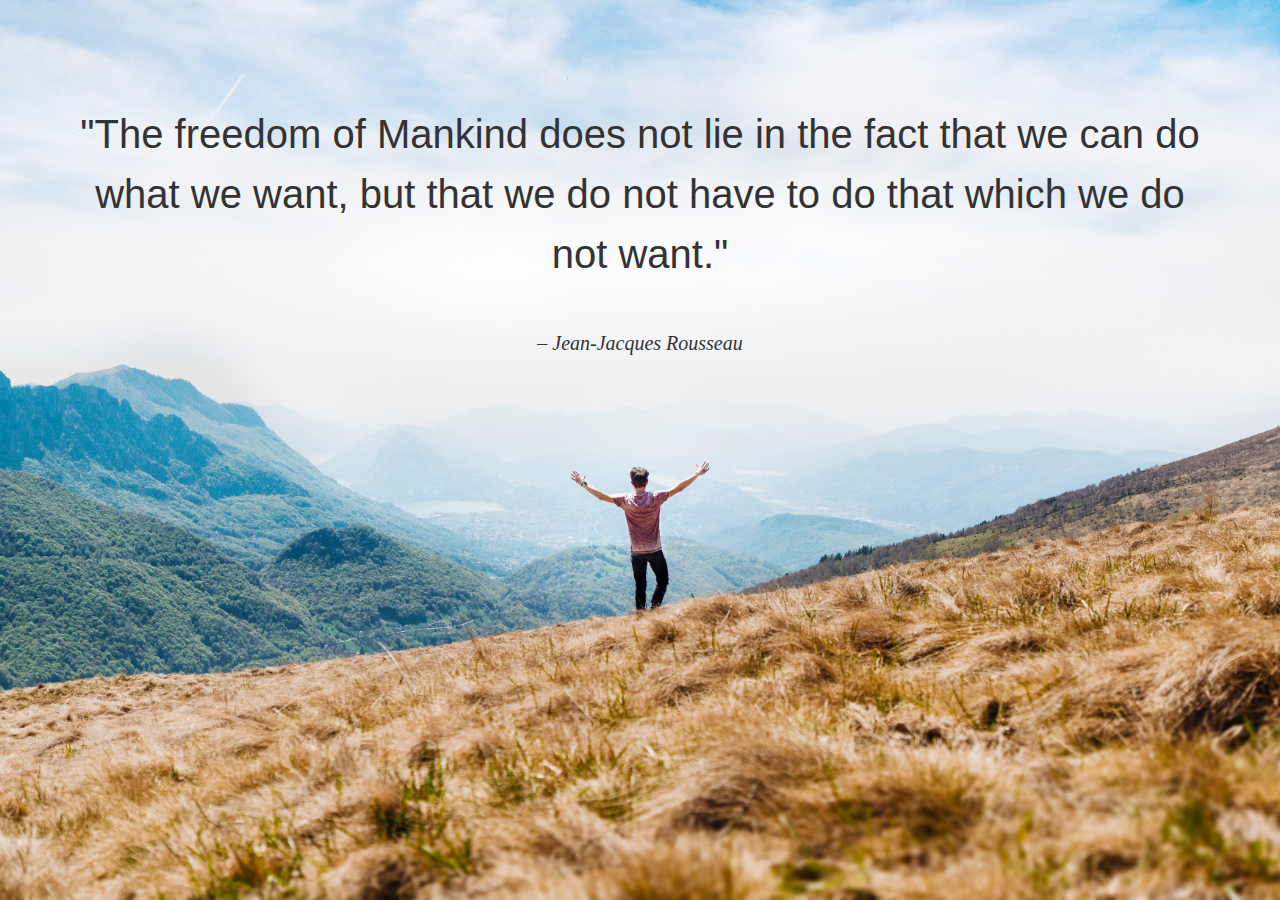
<file: index.html>
<!DOCTYPE html>
<html>
<head lang="hu">
  <meta charset="utf-8">
  <meta name="viewport" content="width=device-width, initial-scale=1">
  <link rel="stylesheet" type="text/css" href="style.css">
  <href="https://fonts.googleapis.com/css?family=Crimson+Text|Julius+Sans+One" rel="stylesheet">
  <title>Freedom</title>
</head>
<body>
  <div class="wrapper">
    <p class="quote">"The freedom of Mankind does not lie in the fact that we can do what we want, but that we do not have to do that which we do not want."</p>
    <p class="author"><small>– Jean-Jacques Rousseau</small></p>
  </div>
</body>
</html>
</file>
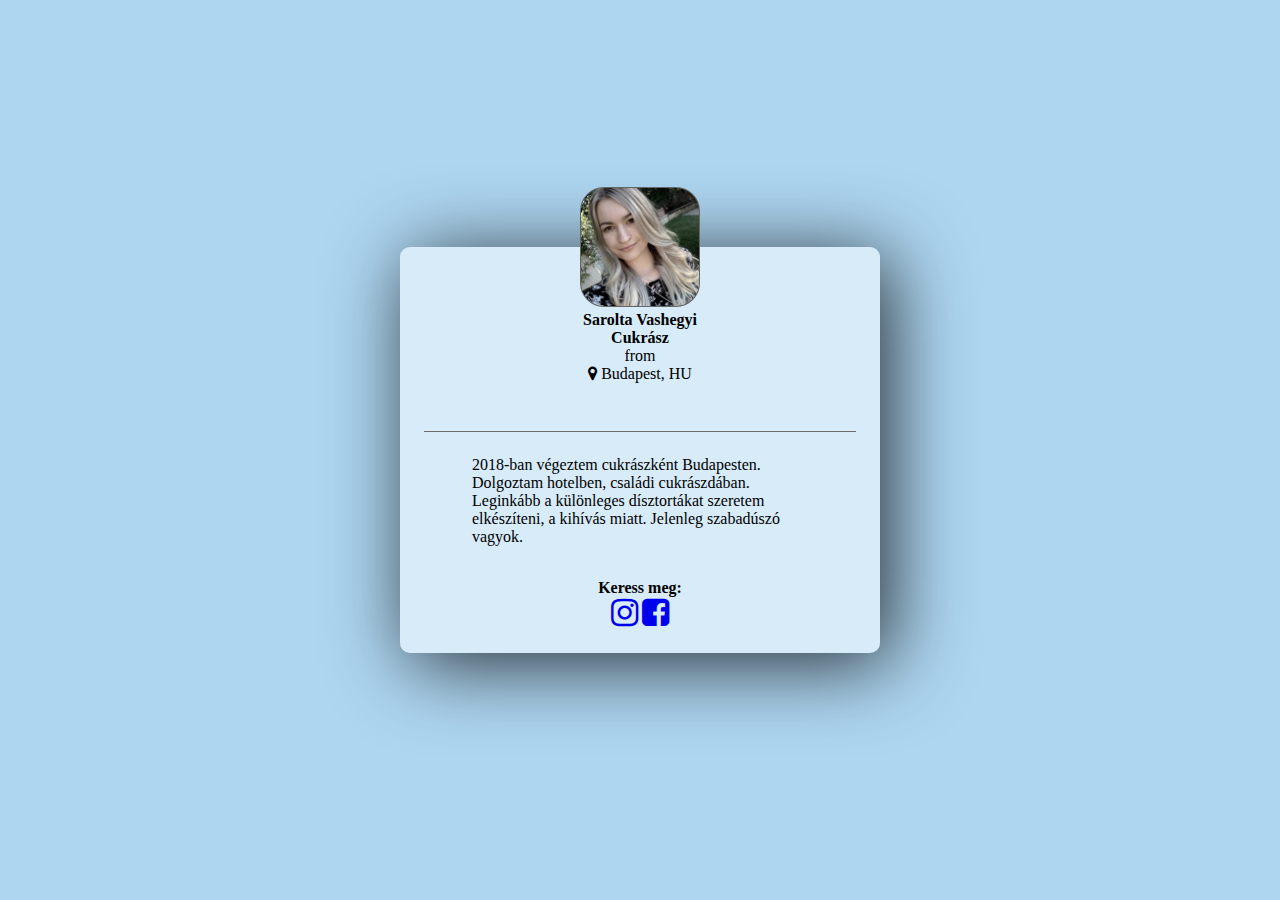
<file: Namecard/index.html>
<!DOCTYPE html>
<html>
<head>
  <meta charset="utf-8">
  <meta name="viewport" content="width=device-width">
  <title>Sarolta Vashegyi</title>
  <link rel="stylesheet" type="text/css" href="style.css">
  <link href="https://maxcdn.bootstrapcdn.com/font-awesome/4.7.0/css/font-awesome.min.css" rel="stylesheet">
</head>
<body>
  <div class="profile-card">
    <div class="head">
      <div class="profile-image">
        <img src="profile-image.jpg" alt="Sarolta Vashegyi">
      </div>
      <div class="name-headline">
        <h1>Sarolta Vashegyi</h1>
        <h2>Cukrász</h2>
        <span>from</span>
        <p><i class="fa fa-map-marker"></i> Budapest, HU</p>
      </div>
    </div>
    <div class="content">
      <p class="about">
        2018-ban végeztem cukrászként Budapesten. Dolgoztam hotelben, családi cukrászdában.
        Leginkább a különleges dísztortákat szeretem elkészíteni, a kihívás miatt.
        Jelenleg szabadúszó vagyok.
      </p>
      <section class="links">
        <h2>Keress meg:</h2>
        <ul>
          <li><a href="https://www.instagram.com/vashegyi.saci/?hl=hu" title="Instagram" class="social-icon"><i class="fa fa-2x fa-instagram" aria-hidden="true"></i></a></li>
          <li><a href="https://www.facebook.com/saci.vashegyi" title="Facebook" class="social-icon"><i class="fa fa-2x fa-facebook-square" aria-hidden="true"></i></a></li>
        </ul>
      </section>
    </div>
  </div>
</body>
</html>
</file>
<file: style.css>
html,
body {
  margin: 0;
  padding: 0;
  font-size: 100%;
  line-height: 1.5;
}

body {
  width: 100%;
  height: 100vh;
  background: url('assets/freedom.jpg') no-repeat center;
  background-size: cover;
  color: #333;
}

.wrapper {
  padding-top: 4rem;
  width: 90%;
  margin: 0 auto;
  text-align: center;
}

.quote {
  font-family: 'Julius Sans One', sans-serif;
  font-size: 2.5rem; 
}

.author {
  font-family: 'Crimson Text', serif;
  font-size: 1.5rem;
  font-style: italic;
}
</file>
<file: Namecard/style.css>
* {
  margin: 0;
  padding: 0;
  box-sizing: border-box;
  font-size: 100%;
}

/* Positioning */

.profile-card {
  width: 480px;
  max-width: calc(100vw - 10px);
}

body {
  height: 100vh;
  display: flex;
  align-items: center;
  justify-content: center;
  background: #AED6F1;
  background-size: cover;
}

.head, .links {
  text-align: center;
}

.head, .content {
  width: 90%;
  margin: 0 auto;
}

.content {
  border-top: 1px solid hsla(0, 0%, 30%, .8);
}

.head, .about {
  margin-bottom: 10%;
}

.content {
  padding: 5% 10%;
}

/* Profile image */

.profile-image {
  margin-top: -60px;
}

img {
  width: 120px;
  height: 120px;
  border-radius: 20%;
  padding: 1px;
  background-color: #666;
  filter: grayscale(50%);
  transition: all 0.5s ease-in-out;
}

img:hover {
  filter: grayscale(20%);
  transform: scale(1.1);
}

.profile-card {
  background-color: hsla(0, 0%, 100%, .5);
  border-radius: 10px;
  box-shadow: hsla(0, 0%, 0%, .8) 10px 10px 80px;
}

/* Contact links */

ul {
  list-style-type: none;
}

li {
  display: inline;
}
</file>
